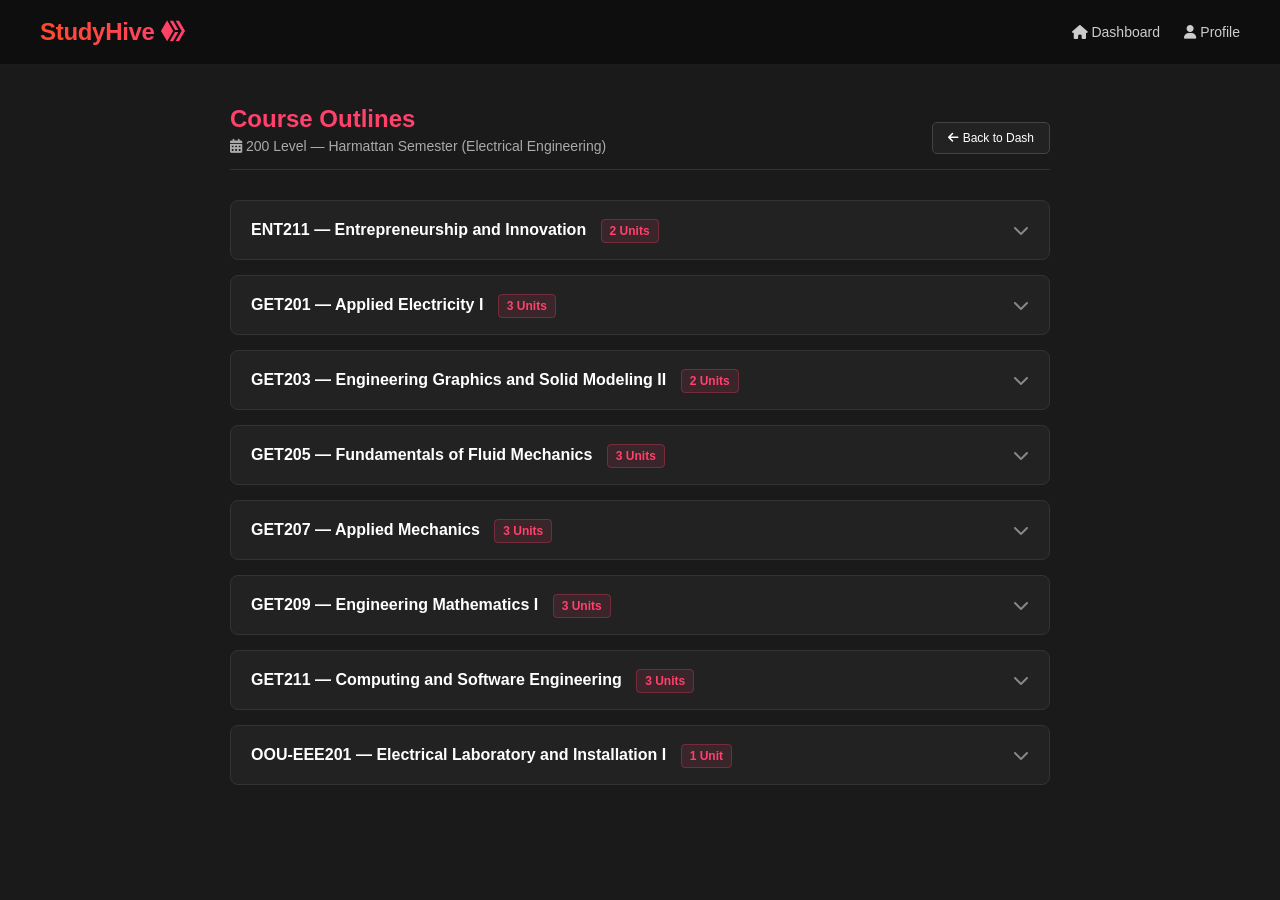
<file: course_outlines.html>
<!DOCTYPE html>
<html lang="en">
<head>
    <meta charset="UTF-8">
    <meta name="viewport" content="width=device-width, initial-scale=1.0">
    <title>StudyHive - Course Outlines</title>
    <link rel="stylesheet" href="https://cdnjs.cloudflare.com/ajax/libs/font-awesome/6.4.0/css/all.min.css">
    <link rel="stylesheet" href="css/app.css">
    <link rel="manifest" href="manifest.json">
    <meta name="theme-color" content="#ff416c">
    <script src="js/register-sw.js"></script>
    <style>
        .container { flex: 1; padding: 40px; max-width: 900px; margin: 0 auto; width: 100%; }

        @keyframes cardIn { from { opacity: 0; transform: translateY(10px); } to { opacity: 1; transform: translateY(0); } }

        .course-card { background-color: #222; border: 1px solid #333; border-radius: 8px; margin-bottom: 15px; overflow: hidden; transition: 0.3s; animation: cardIn 0.4s ease backwards; }
        .course-card:hover { border-color: #444; box-shadow: 0 6px 16px rgba(0,0,0,0.25); }

        .course-header { padding: 20px; display: flex; justify-content: space-between; align-items: center; cursor: pointer; transition: background 0.2s; }
        .course-header:hover { background-color: #2a2a2a; }
        .course-header h3 { font-size: 16px; font-weight: 600; }
        .unit-badge { background: rgba(255, 65, 108, 0.1); color: #ff416c; padding: 4px 8px; border-radius: 4px; font-size: 12px; margin-left: 10px; border: 1px solid rgba(255, 65, 108, 0.3); }
        .chevron { transition: transform 0.3s ease; color: #888; }
        .course-card.active .chevron { transform: rotate(180deg); color: #ff416c; }

        /* Collapsed by default; toggleCourse() sets max-height to the content height to animate open */
        .course-content { max-height: 0; overflow: hidden; transition: max-height 0.4s ease-out; }
        .course-content-inner { padding: 20px; border-top: 1px solid #333; }
        .course-content ul { list-style: none; padding-left: 10px; }
        .course-content ul li { position: relative; padding-left: 20px; margin-bottom: 12px; font-size: 14px; color: #ddd; line-height: 1.5; }
        .course-content ul li::before { content: "•"; position: absolute; left: 0; color: #ff4b2b; font-size: 20px; line-height: 1; top: -2px; }

        .light-mode .course-card { background-color: #fff; border-color: #e0e0e0; box-shadow: 0 2px 5px rgba(0,0,0,0.02); }
        .light-mode .course-header:hover { background-color: #fafafa; }
        .light-mode .course-header h3 { color: #222; }
        .light-mode .course-content ul li { color: #555; }
        .light-mode .course-content ul li::before { color: #ff416c; }
    </style>
</head>
<body>
    <div id="navbar-container"></div>

    <div class="container">
        <div class="page-header">
            <div>
                <h1>Course Outlines</h1>
                <p><i class="fas fa-calendar-alt"></i> 200 Level — Harmattan Semester (Electrical Engineering)</p>
            </div>
            <a href="home.html" class="back-btn"><i class="fas fa-arrow-left"></i> Back to Dash</a>
        </div>

        <div id="courseList"></div>
    </div>

    <script src="js/app.js"></script>
    <script>
        const COURSES = [
            {
                code: 'ENT211', title: 'Entrepreneurship and Innovation', units: 2,
                topics: [
                    'Meaning and concepts of entrepreneurship',
                    'Theories of entrepreneurship',
                    'Characteristics and qualities of an entrepreneur',
                    'Entrepreneurial opportunities and opportunity recognition',
                    'Entrepreneurial/creative thinking',
                    'Innovation and its dimensions',
                    'Business ownership and enterprise formation',
                    'Business planning and networking',
                    'Entrepreneurship in Nigeria and e-commerce'
                ]
            },
            {
                code: 'GET201', title: 'Applied Electricity I', units: 3,
                topics: [
                    'Basic electrical quantities and units',
                    'Electrical circuit components',
                    "Ohm's Law",
                    'Series and parallel circuits',
                    "Kirchhoff's Current and Voltage Laws",
                    'Network/circuit analysis',
                    'Capacitors and inductors',
                    'Electrical measuring instruments',
                    'Magnetic circuits and electromagnetic principles'
                ]
            },
            {
                code: 'GET203', title: 'Engineering Graphics and Solid Modeling II', units: 2,
                topics: [
                    'Orthographic projection',
                    'Isometric and oblique drawings',
                    'Sectional views',
                    'Auxiliary views',
                    'Dimensioning and tolerances',
                    'Intersections and developments',
                    'Assembly drawings',
                    '3D solid modelling',
                    'CAD principles and applications'
                ]
            },
            {
                code: 'GET205', title: 'Fundamentals of Fluid Mechanics', units: 3,
                topics: [
                    'Properties of fluids',
                    'Fluid pressure and pressure measurement',
                    'Hydrostatics',
                    'Fluid kinematics',
                    'Continuity equation',
                    "Bernoulli's equation",
                    'Fluid flow in pipes',
                    'Dimensional analysis and similitude',
                    'Hydraulic machines'
                ]
            },
            {
                code: 'GET207', title: 'Applied Mechanics', units: 3,
                topics: [
                    'Fundamental concepts of mechanics',
                    'Force systems',
                    'Moments and couples',
                    'Resultant forces',
                    'Equilibrium of particles',
                    'Equilibrium of rigid bodies',
                    'Friction',
                    'Centroids and centres of gravity',
                    'Kinematics and dynamics'
                ]
            },
            {
                code: 'GET209', title: 'Engineering Mathematics I', units: 3,
                topics: [
                    'Algebra and functions',
                    'Complex numbers',
                    'Matrices and determinants',
                    'Vectors',
                    'Differentiation & Applications of differentiation',
                    'Integration & Applications of integration',
                    'Differential equations'
                ]
            },
            {
                code: 'GET211', title: 'Computing and Software Engineering', units: 3,
                topics: [
                    'Introduction to computers and computing',
                    'Computer hardware and software',
                    'Number systems and data representation',
                    'Algorithms and flowcharts',
                    'Programming fundamentals (Variables, data types, operators)',
                    'Control structures (selection and loops)',
                    'Functions, arrays and data structures',
                    'Software engineering principles and development'
                ]
            },
            {
                code: 'OOU-EEE201', title: 'Electrical Laboratory and Installation I', units: 1,
                topics: [
                    'Electrical laboratory safety',
                    'Electrical measuring instruments',
                    'Measurement of voltage, current and resistance',
                    'Series and parallel circuit experiments',
                    "Verification of Ohm's Law and Kirchhoff's Laws",
                    'Capacitor charging and discharging',
                    'Basic electrical installation practices',
                    'Testing, fault finding and electrical protection'
                ]
            }
        ];

        function courseCardHtml({ code, title, units, topics }, index) {
            return `
                <div class="course-card" style="animation-delay: ${index * 0.04}s;">
                    <div class="course-header">
                        <h3>${code} — ${title} <span class="unit-badge">${units} ${units === 1 ? 'Unit' : 'Units'}</span></h3>
                        <i class="fas fa-chevron-down chevron"></i>
                    </div>
                    <div class="course-content">
                        <div class="course-content-inner">
                            <ul>${topics.map((topic) => `<li>${topic}</li>`).join('')}</ul>
                        </div>
                    </div>
                </div>
            `;
        }

        // Accordion: opening one course closes whichever was open before.
        function toggleCourse(card) {
            const wasOpen = card.classList.contains('active');

            document.querySelectorAll('.course-card.active').forEach((openCard) => {
                openCard.classList.remove('active');
                openCard.querySelector('.course-content').style.maxHeight = null;
            });

            if (!wasOpen) {
                const content = card.querySelector('.course-content');
                card.classList.add('active');
                content.style.maxHeight = content.scrollHeight + 'px';
            }
        }

        const courseList = document.getElementById('courseList');
        courseList.innerHTML = COURSES.map(courseCardHtml).join('');
        courseList.addEventListener('click', (event) => {
            const header = event.target.closest('.course-header');
            if (header) toggleCourse(header.parentElement);
        });
    </script>
</body>
</html>
</file>
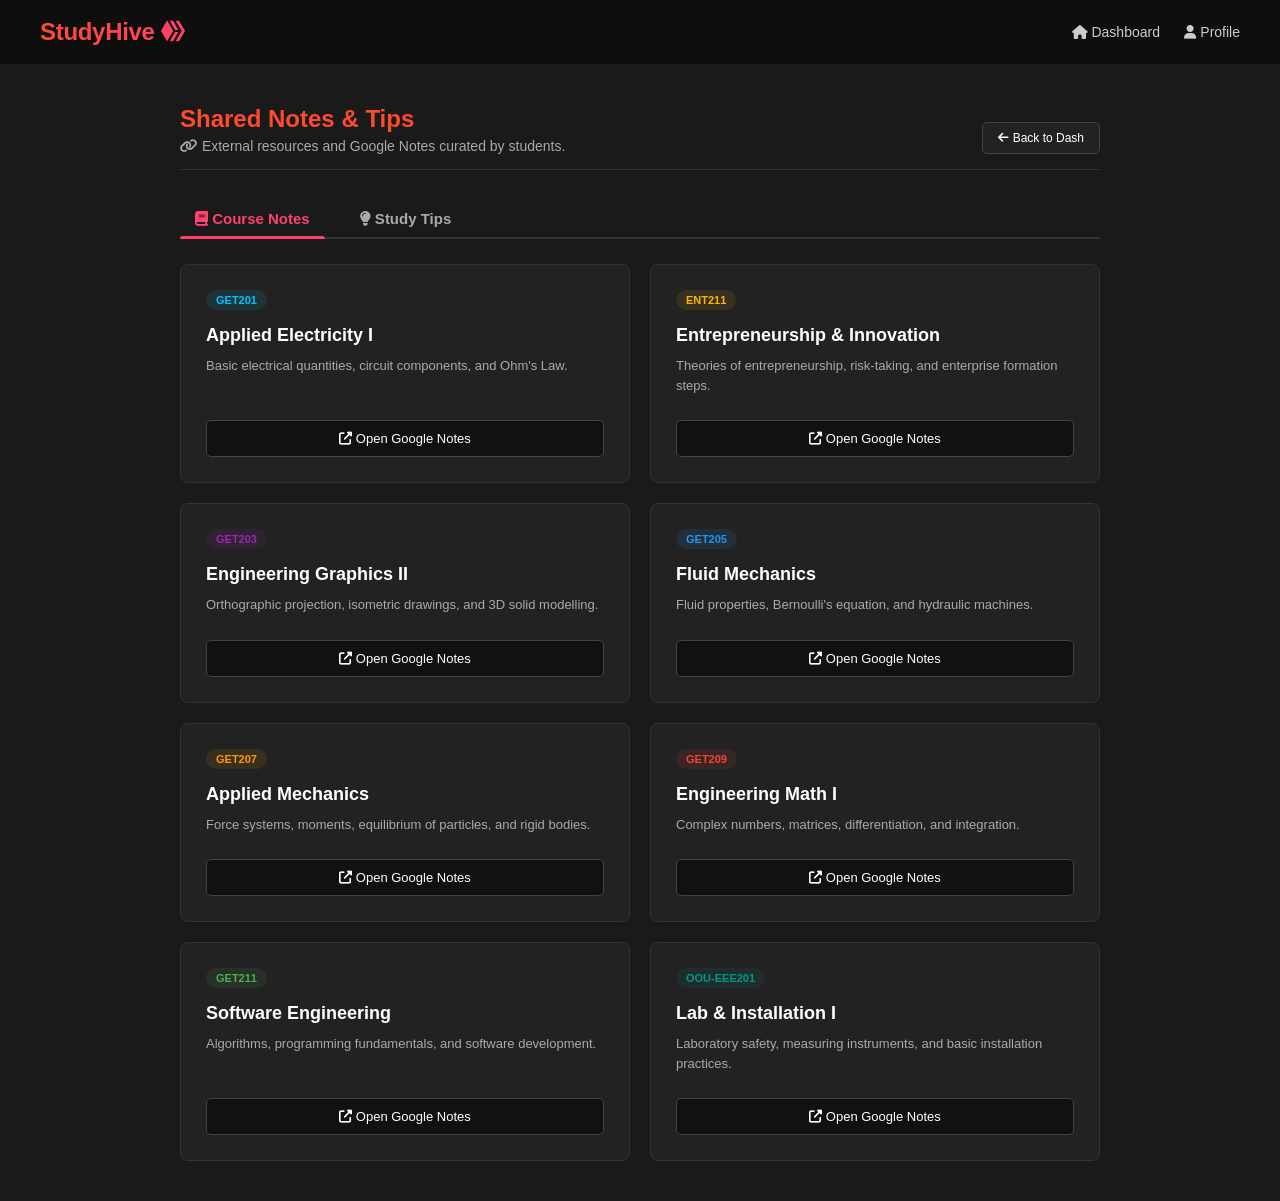
<file: notes.html>
<!DOCTYPE html>
<html lang="en">
<head>
    <meta charset="UTF-8">
    <meta name="viewport" content="width=device-width, initial-scale=1.0">
    <title>StudyHive - Notes & Tips</title>
    <link rel="stylesheet" href="https://cdnjs.cloudflare.com/ajax/libs/font-awesome/6.4.0/css/all.min.css">
    <link rel="stylesheet" href="css/app.css">
    <link rel="manifest" href="manifest.json">
    <meta name="theme-color" content="#ff416c">
    <script src="js/register-sw.js"></script>
    <style>
        .container { flex: 1; padding: 40px; max-width: 1000px; margin: 0 auto; width: 100%; }
        .page-header h1 { color: #ff4b2b; }
        .light-mode .page-header h1 { color: #222; }

        .tab-bar { display: flex; gap: 20px; margin-bottom: 25px; border-bottom: 2px solid #333; }
        .tab-btn { background: transparent; color: #aaa; border: none; font-size: 15px; font-weight: bold; cursor: pointer; padding: 10px 15px; transition: 0.3s; position: relative; }
        .tab-btn:hover { color: #fff; }
        .tab-btn.active { color: #ff416c; }
        .tab-btn.active::after { content: ''; position: absolute; bottom: -2px; left: 0; width: 100%; height: 3px; background-color: #ff416c; border-radius: 3px 3px 0 0; }
        .light-mode .tab-bar { border-bottom-color: #ddd; }
        .light-mode .tab-btn { color: #666; }
        .light-mode .tab-btn:hover { color: #222; }
        .light-mode .tab-btn.active { color: #ff416c; }

        .notes-grid { display: grid; grid-template-columns: repeat(auto-fill, minmax(300px, 1fr)); gap: 20px; }

        @keyframes cardIn { from { opacity: 0; transform: translateY(10px); } to { opacity: 1; transform: translateY(0); } }

        .note-card { background-color: #222; border: 1px solid #333; border-radius: 8px; padding: 25px; transition: 0.3s; display: flex; flex-direction: column; justify-content: space-between; animation: cardIn 0.4s ease backwards; }
        .note-card:hover { transform: translateY(-5px); border-color: #ff4b2b; box-shadow: 0 5px 15px rgba(255, 75, 43, 0.1); }
        .note-card h3 { font-size: 18px; margin-bottom: 10px; }
        .note-card p { font-size: 13px; color: #aaa; margin-bottom: 25px; line-height: 1.5; }
        .note-tag { display: inline-block; padding: 4px 10px; border-radius: 15px; font-size: 11px; font-weight: bold; margin-bottom: 15px; text-transform: uppercase; }
        .light-mode .note-card { background-color: #fff; border-color: #e0e0e0; box-shadow: 0 2px 5px rgba(0,0,0,0.02); }
        .light-mode .note-card h3 { color: #222; }
        .light-mode .note-card p { color: #666; }

        .open-link-btn { background: #111; color: #fff; text-decoration: none; padding: 10px; border-radius: 5px; text-align: center; border: 1px solid #444; font-size: 13px; transition: 0.3s; }
        .open-link-btn:hover { background: #ff4b2b; border-color: #ff4b2b; }
    </style>
</head>
<body>
    <div id="navbar-container"></div>

    <div class="container">
        <div class="page-header">
            <div>
                <h1>Shared Notes & Tips</h1>
                <p><i class="fas fa-link"></i> External resources and Google Notes curated by students.</p>
            </div>
            <a href="home.html" class="back-btn"><i class="fas fa-arrow-left"></i> Back to Dash</a>
        </div>

        <div class="tab-bar">
            <button class="tab-btn active" id="tab-notes"><i class="fas fa-book"></i> Course Notes</button>
            <button class="tab-btn" id="tab-tips"><i class="fas fa-lightbulb"></i> Study Tips</button>
        </div>

        <div id="notesSection" class="notes-grid"></div>
        <div id="tipsSection" class="notes-grid" style="display: none;"></div>
    </div>

    <script src="js/app.js"></script>
    <script>
        const NOTEBOOK_URL = 'https://notebooklm.google.com/notebook/';

        const COURSE_NOTES = [
            { tag: 'GET201', color: '#00c3ff', title: 'Applied Electricity I', summary: "Basic electrical quantities, circuit components, and Ohm's Law.", notebookId: '58d11d87-f782-45df-9ce1-6dd1af20c6ef' },
            { tag: 'ENT211', color: '#ffb300', title: 'Entrepreneurship & Innovation', summary: 'Theories of entrepreneurship, risk-taking, and enterprise formation steps.', notebookId: '38b1d54f-10d6-4c40-bb32-e532a0e10f69' },
            { tag: 'GET203', color: '#9c27b0', title: 'Engineering Graphics II', summary: 'Orthographic projection, isometric drawings, and 3D solid modelling.', notebookId: '19d88277-c70c-4653-b445-c4b1c7090f66' },
            { tag: 'GET205', color: '#2196f3', title: 'Fluid Mechanics', summary: "Fluid properties, Bernoulli's equation, and hydraulic machines.", notebookId: '3b8e6f94-6fb0-47a1-a150-5d8272a810d5' },
            { tag: 'GET207', color: '#ff9800', title: 'Applied Mechanics', summary: 'Force systems, moments, equilibrium of particles, and rigid bodies.', notebookId: 'cfeff938-29e6-43a5-be78-42f0b0b8902b' },
            { tag: 'GET209', color: '#f44336', title: 'Engineering Math I', summary: 'Complex numbers, matrices, differentiation, and integration.', notebookId: '094ffb73-9ee1-44d3-9ed8-a8637a782229' },
            { tag: 'GET211', color: '#4caf50', title: 'Software Engineering', summary: 'Algorithms, programming fundamentals, and software development.', notebookId: '920128bb-d4db-483b-bfa2-5d5b9dd553dc' },
            { tag: 'OOU-EEE201', color: '#009688', title: 'Lab & Installation I', summary: 'Laboratory safety, measuring instruments, and basic installation practices.', notebookId: '84002950-7454-4d11-8061-7de1819e0333' }
        ].map((note) => ({
            ...note,
            url: `${NOTEBOOK_URL}${note.notebookId}?utm_source=nlmm_share`,
            linkLabel: 'Open Google Notes'
        }));

        const STUDY_TIPS = [
            { tag: 'Study Tip', color: '#ff416c', title: 'Exam Prep Strategy', summary: 'How to balance lab reports and engineering mathematics effectively.', url: '#', linkLabel: 'Open Tip' }
        ];

        // `color` is a 6-digit hex; the tag background is the same color at ~10% opacity.
        function noteCardHtml({ tag, color, title, summary, url, linkLabel }, index) {
            const target = url === '#' ? '' : ' target="_blank"';
            return `
                <div class="note-card" style="animation-delay: ${index * 0.04}s;">
                    <div>
                        <span class="note-tag" style="color: ${color}; background: ${color}1a;">${tag}</span>
                        <h3>${title}</h3>
                        <p>${summary}</p>
                    </div>
                    <a href="${url}"${target} class="open-link-btn">
                        <i class="fas fa-external-link-alt"></i> ${linkLabel}
                    </a>
                </div>
            `;
        }

        document.getElementById('notesSection').innerHTML = COURSE_NOTES.map(noteCardHtml).join('');
        document.getElementById('tipsSection').innerHTML = STUDY_TIPS.map(noteCardHtml).join('');

        setupTabs({ 'tab-notes': 'notesSection', 'tab-tips': 'tipsSection' });
    </script>
</body>
</html>
</file>
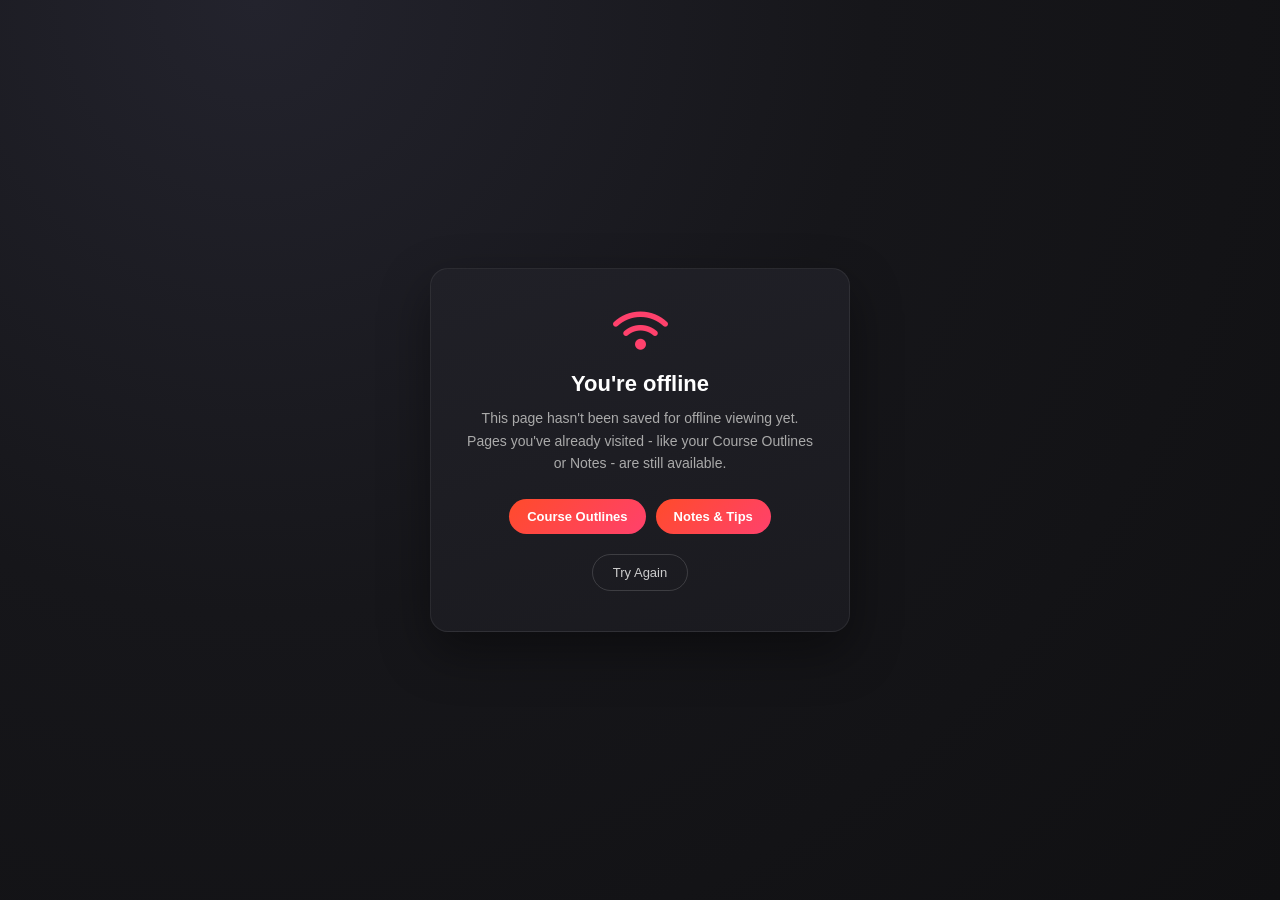
<file: offline.html>
<!DOCTYPE html>
<html lang="en">
<head>
    <meta charset="UTF-8">
    <meta name="viewport" content="width=device-width, initial-scale=1.0">
    <title>StudyHive - Offline</title>
    <link rel="stylesheet" href="https://cdnjs.cloudflare.com/ajax/libs/font-awesome/6.4.0/css/all.min.css">
    <style>
        * { margin: 0; padding: 0; box-sizing: border-box; font-family: 'Segoe UI', Tahoma, Geneva, Verdana, sans-serif; }
        body {
            background: radial-gradient(circle at 20% 0%, #23232d 0%, #16161a 45%, #101012 100%);
            color: #fff; min-height: 100vh; display: flex; align-items: center; justify-content: center; padding: 20px;
        }
        .card {
            text-align: center; max-width: 420px; background: linear-gradient(165deg, #202027, #1a1a1f);
            border: 1px solid rgba(255,255,255,0.07); border-radius: 18px; padding: 40px 30px; box-shadow: 0 20px 50px rgba(0,0,0,0.4);
        }
        .icon { font-size: 44px; color: #ff416c; margin-bottom: 18px; }
        h1 { font-size: 22px; margin-bottom: 10px; }
        p { color: #aaa; font-size: 14px; line-height: 1.6; margin-bottom: 24px; }
        .links { display: flex; gap: 10px; justify-content: center; flex-wrap: wrap; margin-bottom: 20px; }
        .links a {
            background: linear-gradient(135deg, #ff4b2b, #ff416c); color: #fff; text-decoration: none;
            padding: 10px 18px; border-radius: 20px; font-size: 13px; font-weight: 700;
        }
        button {
            background: transparent; border: 1px solid rgba(255,255,255,0.15); color: #ccc;
            padding: 10px 20px; border-radius: 20px; font-size: 13px; cursor: pointer;
        }
        button:hover { border-color: #25D366; color: #25D366; }
    </style>
</head>
<body>
    <div class="card">
        <i class="fas fa-wifi icon"></i>
        <h1>You're offline</h1>
        <p>This page hasn't been saved for offline viewing yet. Pages you've already visited - like your Course Outlines or Notes - are still available.</p>
        <div class="links">
            <a href="course_outlines.html">Course Outlines</a>
            <a href="notes.html">Notes &amp; Tips</a>
        </div>
        <button onclick="window.location.reload()">Try Again</button>
    </div>
</body>
</html>
</file>
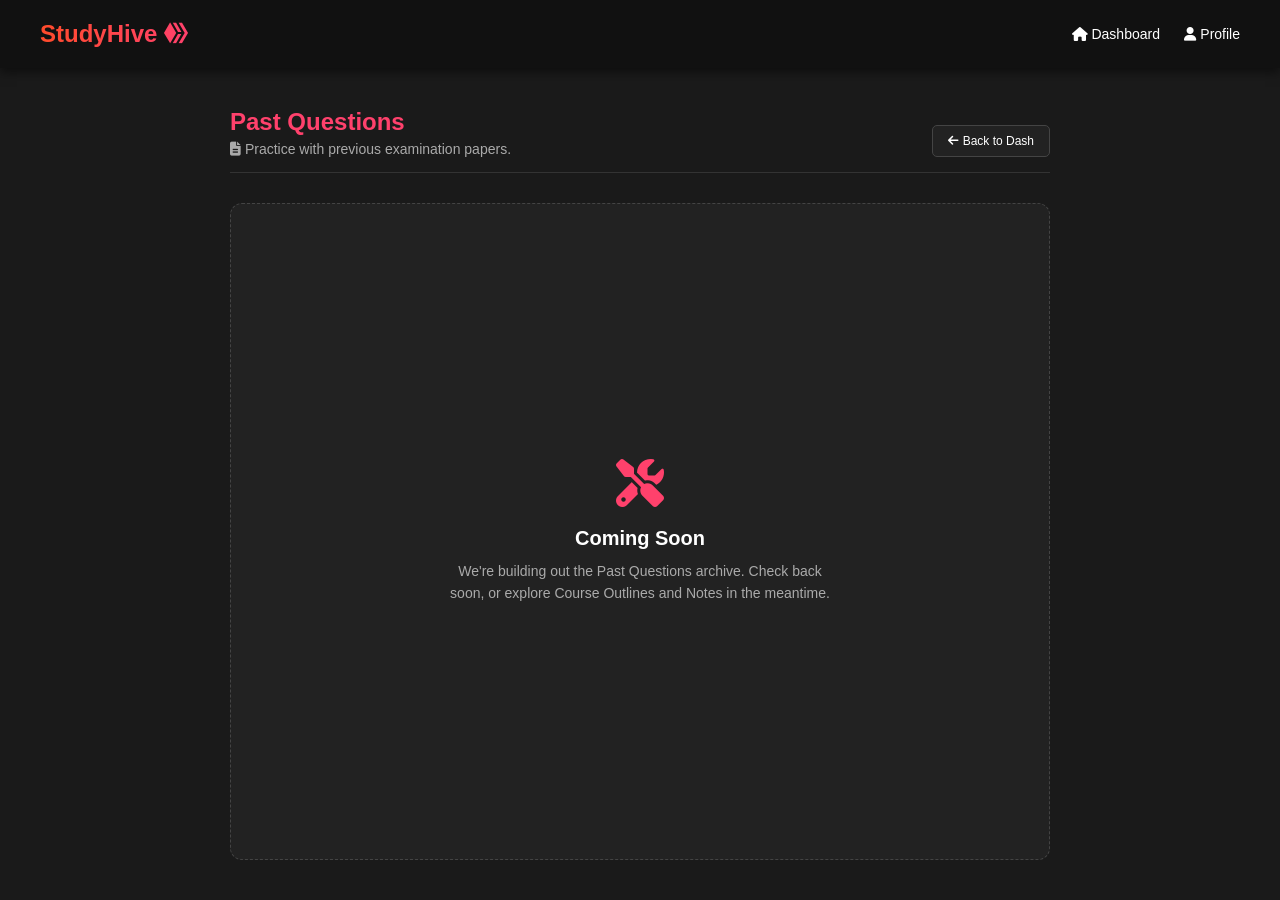
<file: past_questions.html>
<!DOCTYPE html>
<html lang="en">
<head>
    <meta charset="UTF-8">
    <meta name="viewport" content="width=device-width, initial-scale=1.0">
    <title>StudyHive - Past Questions</title>
    <link rel="stylesheet" href="https://cdnjs.cloudflare.com/ajax/libs/font-awesome/6.4.0/css/all.min.css">
    <link rel="stylesheet" href="css/app.css">
    <link rel="manifest" href="manifest.json">
    <meta name="theme-color" content="#ff416c">
    <script src="js/register-sw.js"></script>
    <style>
        /* This page uses a solid, non-sticky navbar */
        nav { background: #111; backdrop-filter: none; -webkit-backdrop-filter: none; padding: 20px 40px; border-bottom: none; position: static; box-shadow: 0 4px 10px rgba(0, 0, 0, 0.5); }
        .logo { font-weight: bold; letter-spacing: normal; }
        .nav-links a { color: #fff; font-weight: normal; transition: color 0.3s; }
        .light-mode nav { background: #fff; box-shadow: 0 4px 10px rgba(0,0,0,0.05); }
        @media (max-width: 480px) {
            nav { padding: 14px 18px; }
        }

        .container { flex: 1; padding: 40px; max-width: 900px; margin: 0 auto; width: 100%; display: flex; flex-direction: column; }

        .empty-state { flex: 1; display: flex; flex-direction: column; align-items: center; justify-content: center; text-align: center; background-color: #222; border: 1px dashed #444; border-radius: 12px; padding: 60px 30px; }
        .empty-state i { font-size: 48px; color: #ff416c; margin-bottom: 20px; }
        .empty-state h2 { font-size: 20px; margin-bottom: 10px; }
        .empty-state p { color: #aaa; font-size: 14px; max-width: 400px; line-height: 1.6; }
        .light-mode .empty-state { background-color: #fff; border-color: #e0e0e0; }
        .light-mode .empty-state h2 { color: #222; }
        .light-mode .empty-state p { color: #666; }
    </style>
</head>
<body>
    <div id="navbar-container"></div>

    <div class="container">
        <div class="page-header">
            <div>
                <h1>Past Questions</h1>
                <p><i class="fas fa-file-alt"></i> Practice with previous examination papers.</p>
            </div>
            <a href="home.html" class="back-btn"><i class="fas fa-arrow-left"></i> Back to Dash</a>
        </div>

        <div class="empty-state">
            <i class="fas fa-tools"></i>
            <h2>Coming Soon</h2>
            <p>We're building out the Past Questions archive. Check back soon, or explore Course Outlines and Notes in the meantime.</p>
        </div>
    </div>

    <script src="js/app.js"></script>
</body>
</html>
</file>
<file: css/app.css>
/* Base styles shared by every page that uses the standard StudyHive navbar. */

* { margin: 0; padding: 0; box-sizing: border-box; font-family: 'Segoe UI', Tahoma, Geneva, Verdana, sans-serif; }

body {
    background-color: #1a1a1a;
    color: #ffffff;
    min-height: 100vh;
    display: flex;
    flex-direction: column;
    transition: background-color 0.3s, color 0.3s;
}
body.light-mode { background-color: #f4f4f9; color: #333; }

::-webkit-scrollbar { width: 8px; height: 8px; }
::-webkit-scrollbar-track { background: transparent; }
::-webkit-scrollbar-thumb { background: rgba(255,255,255,0.12); border-radius: 4px; }
::-webkit-scrollbar-thumb:hover { background: rgba(255,255,255,0.2); }
.light-mode ::-webkit-scrollbar-thumb { background: rgba(0,0,0,0.15); }
.light-mode ::-webkit-scrollbar-thumb:hover { background: rgba(0,0,0,0.25); }

/* Navbar */
nav {
    background: rgba(13, 13, 15, 0.85);
    backdrop-filter: blur(12px);
    -webkit-backdrop-filter: blur(12px);
    padding: 18px 40px;
    display: flex;
    justify-content: space-between;
    align-items: center;
    border-bottom: 1px solid rgba(255,255,255,0.06);
    position: sticky;
    top: 0;
    z-index: 50;
}
.logo {
    font-size: 24px;
    font-weight: 800;
    letter-spacing: -0.3px;
    background: linear-gradient(to right, #ff4b2b, #ff416c);
    background-clip: text;
    -webkit-background-clip: text;
    -webkit-text-fill-color: transparent;
}
.nav-links a {
    color: #ccc;
    text-decoration: none;
    margin-left: 20px;
    font-size: 14px;
    font-weight: 500;
    transition: color 0.2s;
}
.nav-links a:hover { color: #ff416c; }
.light-mode nav { background: rgba(255,255,255,0.85); border-bottom-color: rgba(0,0,0,0.06); }
.light-mode .nav-links a { color: #555; }
.light-mode .nav-links a:hover { color: #ff416c; }

/* Page title row with a "Back to Dash" link */
.page-header { margin-bottom: 30px; padding-bottom: 15px; border-bottom: 1px solid #333; display: flex; justify-content: space-between; align-items: flex-end; }
.page-header h1 { font-size: 24px; color: #ff416c; }
.page-header p { color: #aaa; font-size: 14px; margin-top: 5px; }
.light-mode .page-header { border-bottom-color: #ddd; }
.back-btn { background: #222; color: #fff; border: 1px solid #444; padding: 8px 15px; border-radius: 5px; text-decoration: none; font-size: 12px; transition: 0.3s; }
.back-btn:hover { background: #ff416c; border-color: #ff416c; }

/* Shrink the nav on phones so the logo and links fit on one line */
@media (max-width: 480px) {
    nav { padding: 14px 18px; }
    .logo { font-size: 19px; }
    .nav-links a { margin-left: 12px; font-size: 12px; }
    .container { padding: 20px; }
}
</file>
